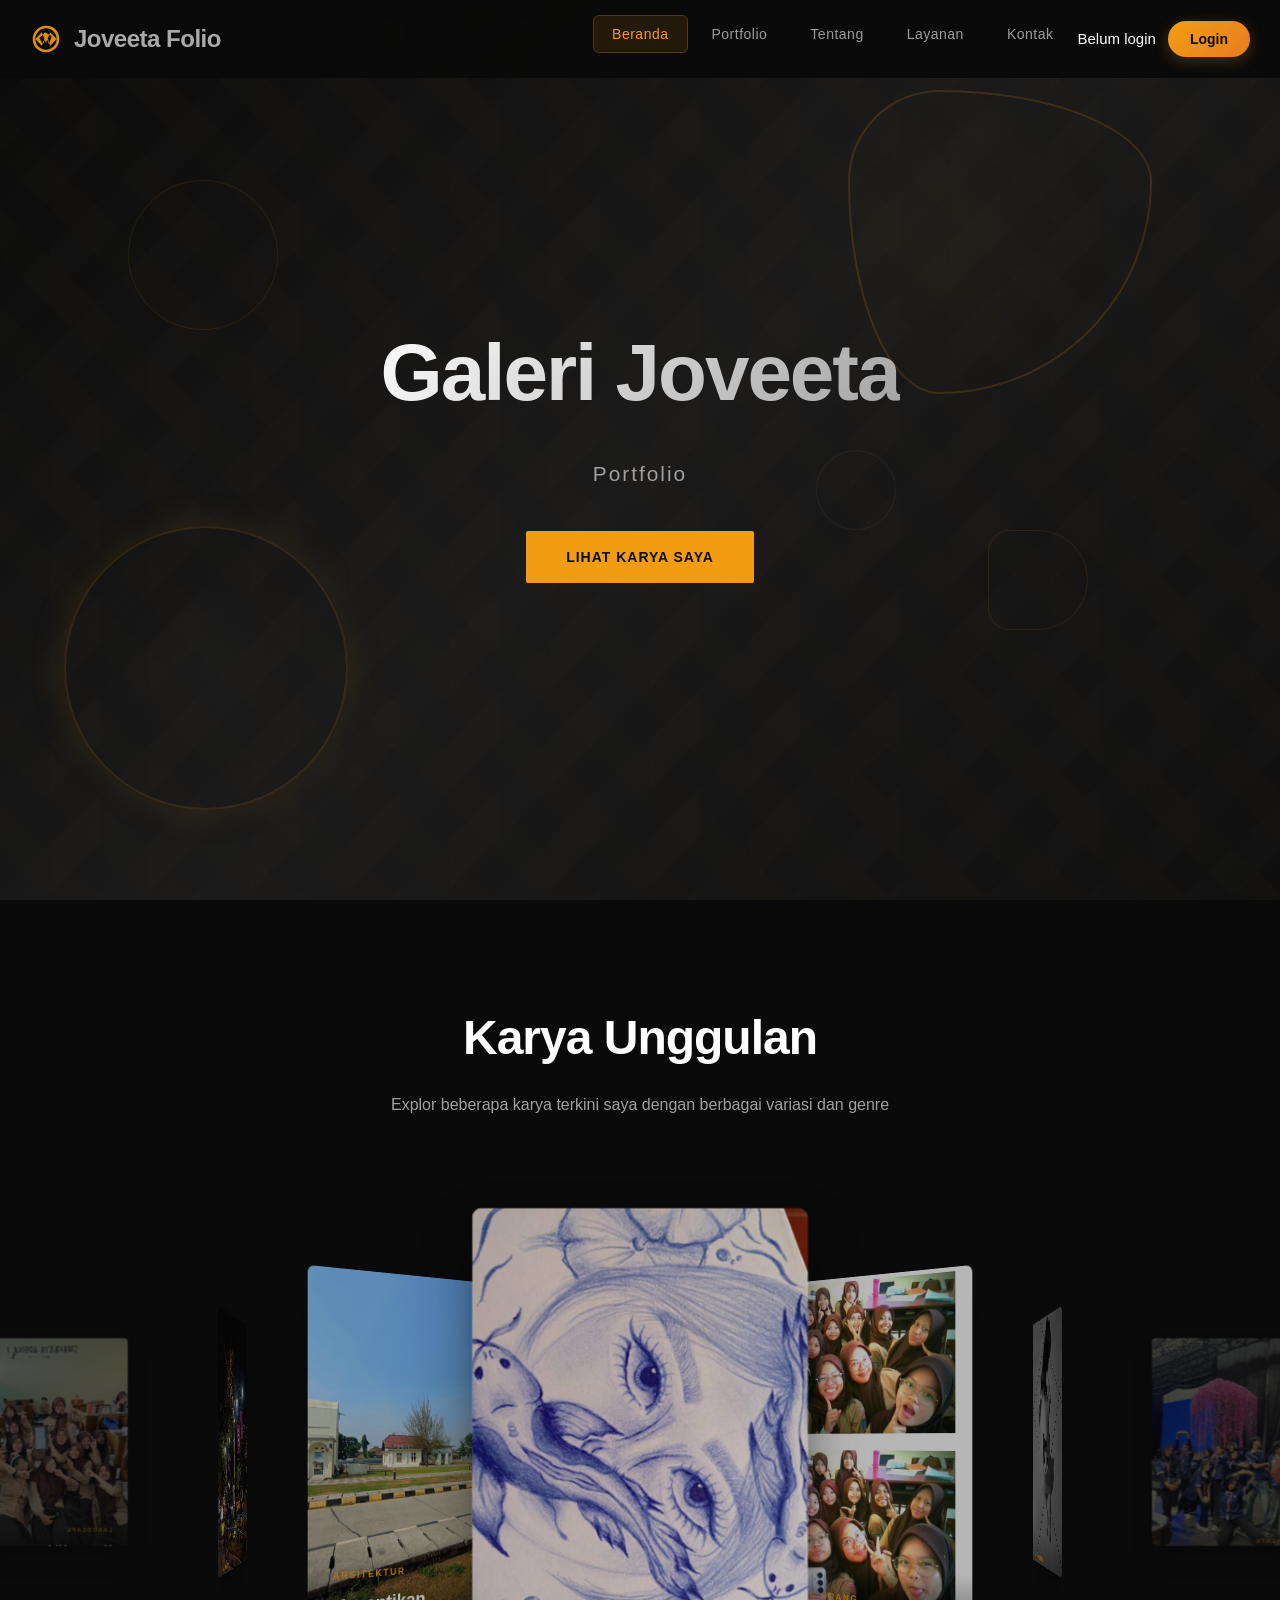
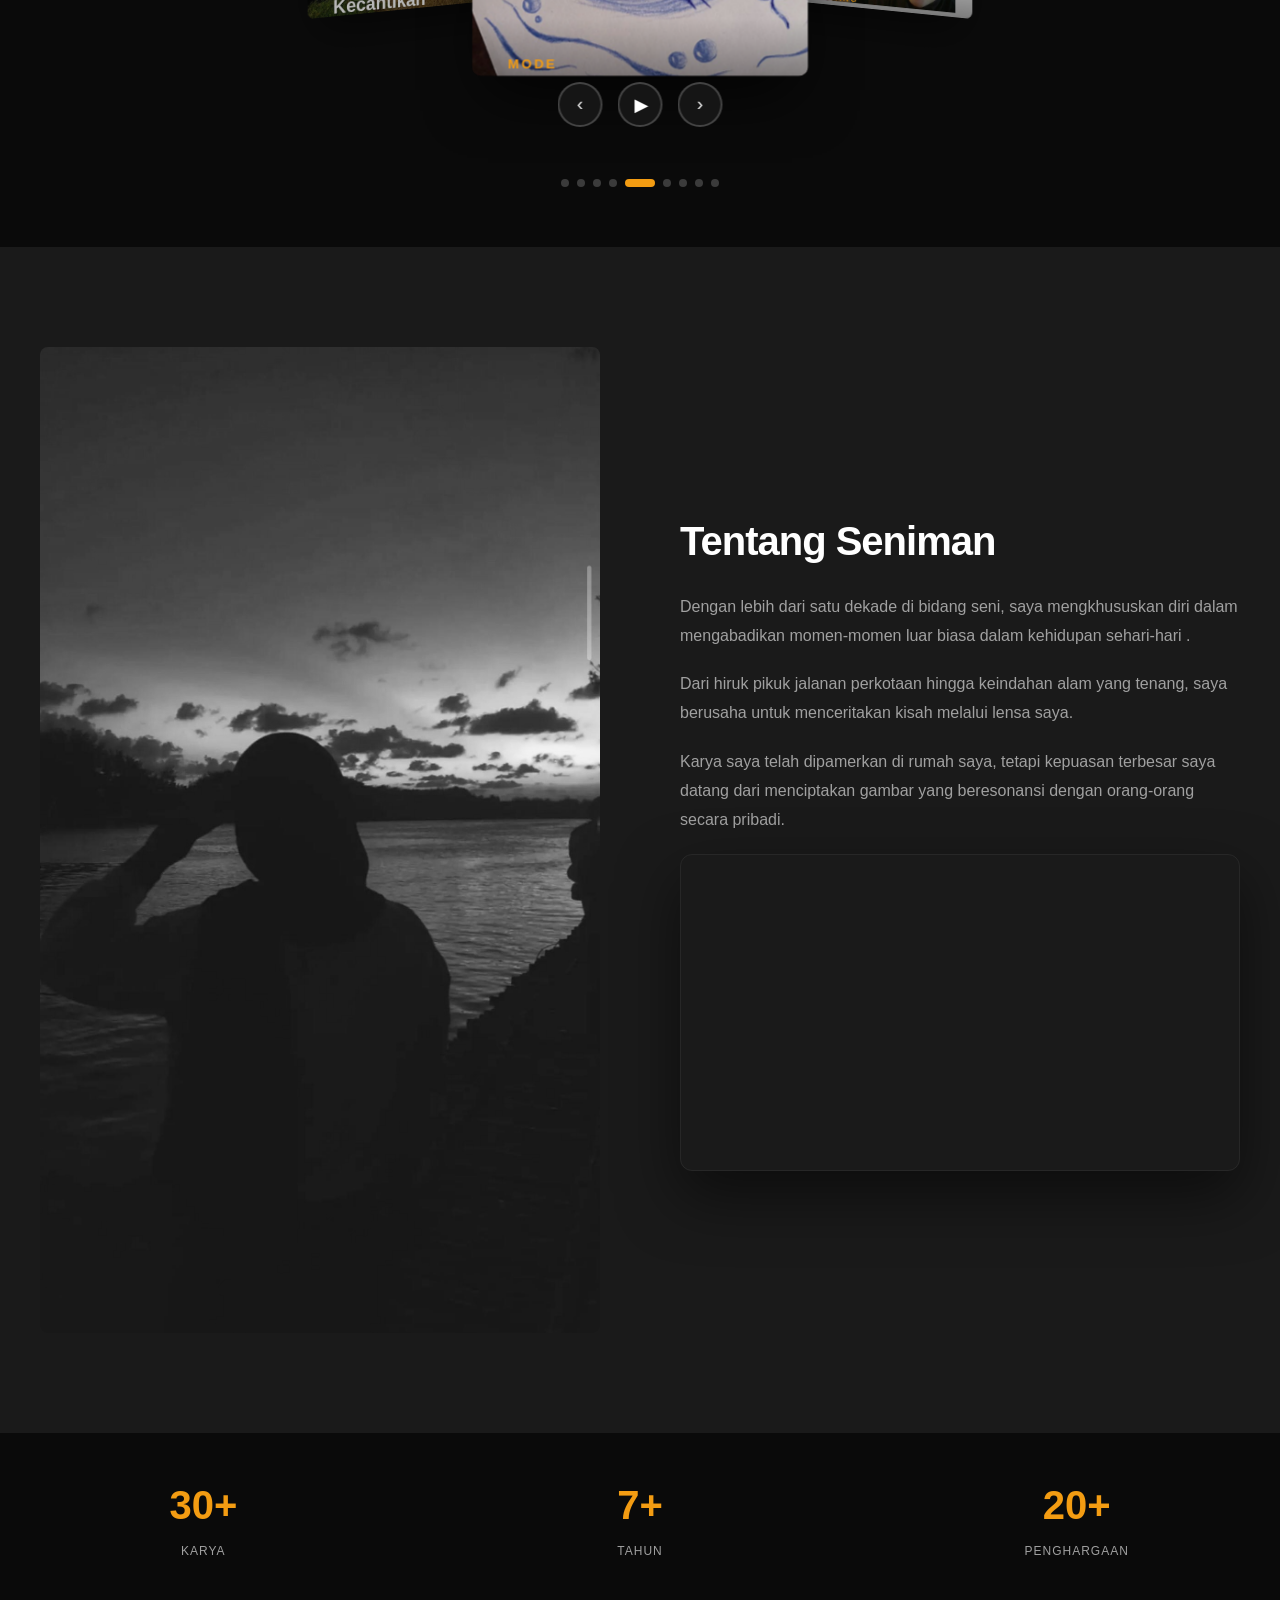
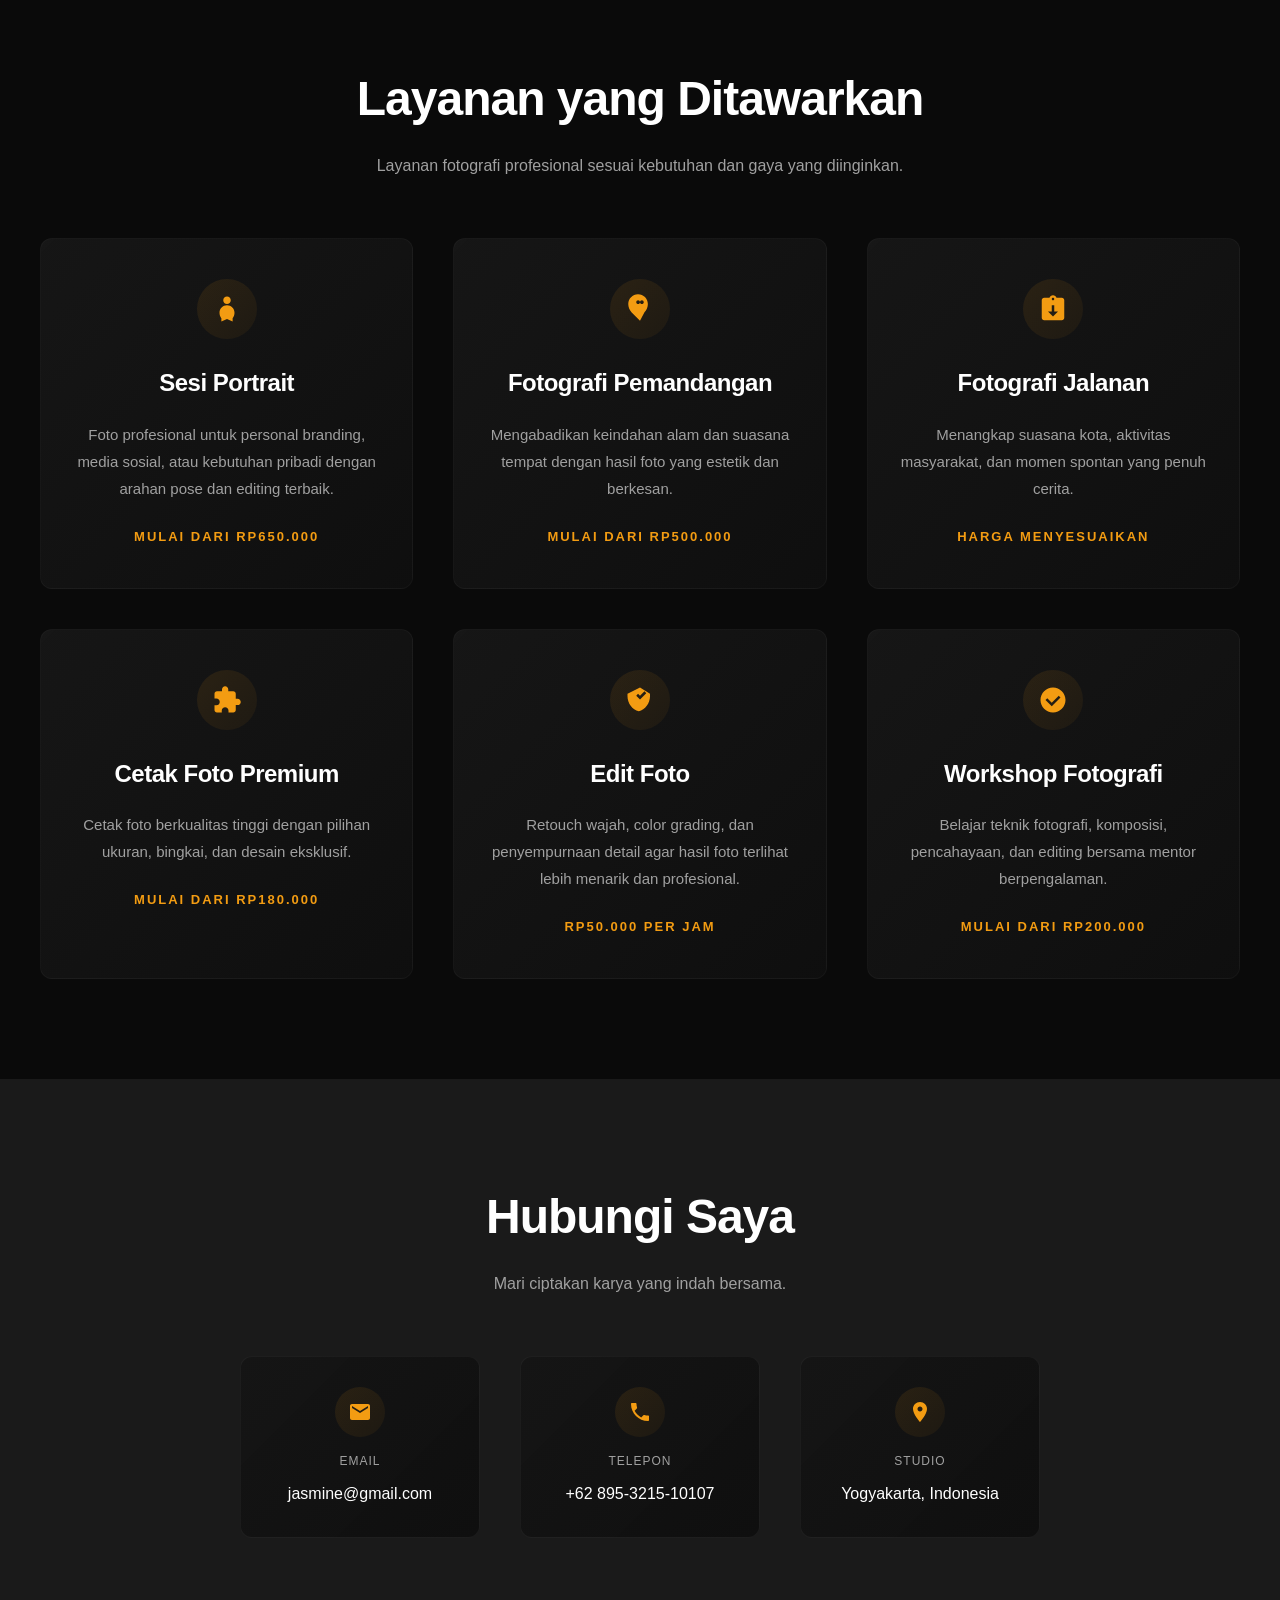
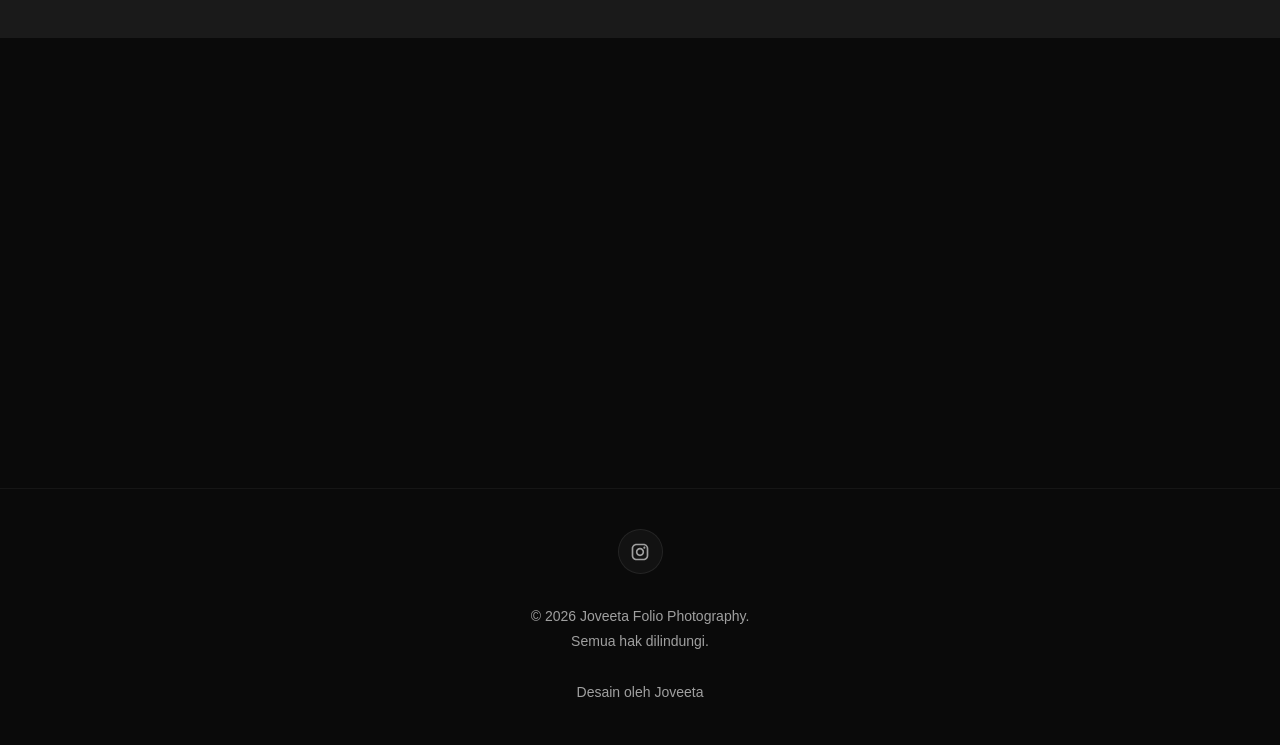
<file: index.html>
<!DOCTYPE html>
<html lang="en">
<head>
    <meta charset="UTF-8">
    <meta name="viewport" content="width=device-width, initial-scale=1.0">
    <title>Joveeta Photography Portfolio</title>
    <link rel="stylesheet" href="templatemo-amber-folio.css">
<!--

TemplateMo 615 Amber Folio

https://templatemo.com/tm-615-amber-folio

-->
</head>
<body>
    <!-- Loading Screen -->
    <div class="loading-screen" id="loadingScreen">
        <div class="loader"></div>
    </div>

    <!-- Header Navigation -->
    <header id="header">
        <nav>
            <a href="#home" class="logo">
                <svg viewBox="0 0 24 24" xmlns="http://www.w3.org/2000/svg">
                    <path d="M12 20C16.4 20 20 16.4 20 12C20 7.6 16.4 4 12 4C7.6 4 4 7.6 4 12C4 16.4 7.6 20 12 20M12 2C18.5 2 22 6.5 22 12C22 17.5 17.5 22 12 22C6.5 22 2 17.5 2 12C2 6.5 6.5 2 12 2M14.3 16.2L12 10L9.7 16.2L7 11.3L11.3 7L16.2 9.7L14.3 16.2M8.8 17L12 8L15.2 17L20 12L15.2 7L12 15L8.8 7L4 12L8.8 17Z"/>
                </svg>
                Joveeta Folio
            </a>
            <ul class="nav-menu" id="navMenu">
                <li><a href="#home">Beranda</a></li>
                <li><a href="#portfolio">Portfolio</a></li>
                <li><a href="#about">Tentang</a></li>
                <li><a href="#services">Layanan</a></li>
                <li><a href="#contact">Kontak</a></li>
                <div id="authArea">
    <p id="userInfo">Belum login</p>
    <button onclick="goLogin()" class="nav-cta">
        Login
    </button>
</div>
            </ul>
            <div class="menu-toggle" id="menuToggle">
                <span></span>
                <span></span>
                <span></span>
            </div>
        </nav>
    </header>

    <!-- Hero Section -->
    <section class="hero-section" id="home">
        <div class="hero-bg"></div>
        <div class="hero-shapes">
            <div class="floating-accent accent-1"></div>
            <div class="floating-accent accent-2"></div>
            <div class="floating-accent accent-3"></div>
        </div>
        <div class="hero-content reveal">
            <h1 class="hero-title">Galeri Joveeta</h1>
            <p class="hero-subtitle">Portfolio</p>
            <a href="#portfolio" class="cta-button">Lihat Karya Saya</a>
        </div>
    </section>

    <!-- Portfolio Section with Coverflow -->
    <section class="portfolio-section" id="portfolio">
        <div class="section-header reveal">
            <h2 class="section-title">Karya Unggulan</h2>
            <p class="section-subtitle">Explor beberapa karya terkini saya dengan berbagai variasi dan genre</p>
        </div>

        <div class="coverflow-wrapper">
            <div class="coverflow-container" id="coverflowContainer">
                <!-- Portrait Photography -->
                <div class="coverflow-item" data-index="0">
                    <img src="images/templatemo-amber-folio-01.jpg" alt="Portrait Photography" class="portfolio-image">
                    <div class="portfolio-overlay">
                        <div class="portfolio-category">Portrait</div>
                        <h3 class="portfolio-title">Cerita Perjalanan</h3>
                        <p class="portfolio-description">Mengabadikan Momen</p>
                    </div>
                </div>

                <!-- Landscape Photography -->
                <div class="coverflow-item" data-index="1">
                    <img src="images/templatemo-amber-folio-02.jpg" alt="Landscape Photography" class="portfolio-image">
                    <div class="portfolio-overlay">
                        <div class="portfolio-category">Landscape</div>
                        <h3 class="portfolio-title">Kanvas Hidup</h3>
                        <p class="portfolio-description">Pemandangan Menakjubkan dan Keindahan Alam</p>
                    </div>
                </div>

                <!-- Street Photography -->
                <div class="coverflow-item" data-index="2">
                    <img src="images/templatemo-amber-folio-03.jpg" alt="Street Photography" class="portfolio-image">
                    <div class="portfolio-overlay">
                        <div class="portfolio-category">Jalanan</div>
                        <h3 class="portfolio-title">Kehidupan Kota</h3>
                        <p class="portfolio-description">Momen Spontan</p>
                    </div>
                </div>

                <!-- Architecture Photography -->
                <div class="coverflow-item" data-index="3">
                    <img src="images/templatemo-amber-folio-04.jpg" alt="Architecture Photography" class="portfolio-image">
                    <div class="portfolio-overlay">
                        <div class="portfolio-category">Arsitektur</div>
                        <h3 class="portfolio-title">Kecantikan Struktural</h3>
                        <p class="portfolio-description">Bangunan Modern dan Timeless</p>
                    </div>
                </div>

                <!-- Fashion Photography -->
                <div class="coverflow-item" data-index="4">
                    <img src="images/templatemo-amber-folio-05.jpg" alt="Fashion Photography" class="portfolio-image">
                    <div class="portfolio-overlay">
                        <div class="portfolio-category">Mode</div>
                        <h3 class="portfolio-title">Gaya & Keanggunan</h3>
                        <p class="portfolio-description">Pemotretan Kelas Atas</p>
                    </div>
                </div>

                <!-- Wildlife Photography -->
                <div class="coverflow-item" data-index="5">
                    <img src="images/templatemo-amber-folio-06.jpg" alt="Wildlife Photography" class="portfolio-image">
                    <div class="portfolio-overlay">
                        <div class="portfolio-category">Orang-orang</div>
                        <h3 class="portfolio-title">Cerita Hidup</h3>
                        <p class="portfolio-description">Berbagai suka dan duka kehidupan.</p>
                    </div>
                </div>

                <!-- Black & White Photography -->
                <div class="coverflow-item" data-index="6">
                    <img src="images/templatemo-amber-folio-07.jpg" alt="Black and White Photography" class="portfolio-image">
                    <div class="portfolio-overlay">
                        <div class="portfolio-category">Monokrom</div>
                        <h3 class="portfolio-title">Klasik Timeless</h3>
                        <p class="portfolio-description">Seni dari hitam dan putih.</p>
                    </div>
                </div>

                <!-- Event Photography -->
                <div class="coverflow-item" data-index="7">
                    <img src="images/templatemo-amber-folio-08.jpg" alt="Event Photography" class="portfolio-image">
                    <div class="portfolio-overlay">
                        <div class="portfolio-category">Events</div>
                        <h3 class="portfolio-title">Momen Spesial</h3>
                        <p class="portfolio-description">Delayota Events</p>
                    </div>
                </div>

                <!-- Abstract Photography -->
                <div class="coverflow-item" data-index="8">
                    <img src="images/templatemo-amber-folio-09.jpg" alt="Abstract Photography" class="portfolio-image">
                    <div class="portfolio-overlay">
                        <div class="portfolio-category">Abstrak</div>
                        <h3 class="portfolio-title">Penglihatan Kreatif</h3>
                        <p class="portfolio-description">Seni abstraksi tanpa aturan.</p>
                    </div>
                </div>
            </div>

            <!-- Navigation Controls -->
            <div class="coverflow-controls">
                <button class="control-btn" id="prevBtn">‹</button>
                <button class="control-btn" id="playPauseBtn">▶</button>
                <button class="control-btn" id="nextBtn">›</button>
            </div>

            <!-- Indicators -->
            <div class="indicators" id="indicators">
                <div class="indicator active" data-index="0"></div>
                <div class="indicator" data-index="1"></div>
                <div class="indicator" data-index="2"></div>
                <div class="indicator" data-index="3"></div>
                <div class="indicator" data-index="4"></div>
                <div class="indicator" data-index="5"></div>
                <div class="indicator" data-index="6"></div>
                <div class="indicator" data-index="7"></div>
                <div class="indicator" data-index="8"></div>
            </div>
        </div>
    </section>

    <!-- About Section -->
    <section class="about-section" id="about">
        <div class="about-container reveal">
            <div class="about-image">
                <img src="images/templatemo-about-artist.jpg" alt="Photographer">
            </div>
            <div class="about-content">
                <h2>Tentang Seniman</h2>
                <p>Dengan lebih dari satu dekade di bidang seni, saya mengkhususkan diri dalam mengabadikan momen-momen luar biasa dalam kehidupan sehari-hari .</p>
                <p>Dari hiruk pikuk jalanan perkotaan hingga keindahan alam yang tenang, saya berusaha untuk menceritakan kisah melalui lensa saya.</p>
                <p>Karya saya telah dipamerkan di rumah saya, tetapi kepuasan terbesar saya datang dari menciptakan gambar yang beresonansi dengan orang-orang secara pribadi.</p>
                
                           <div class="reveal" style="position:relative; width:100%; max-width:900px; margin:0 auto; padding-bottom:56.25%; height:0; overflow:hidden; border:1px solid rgba(255,255,255,0.06); border-radius:12px; box-shadow:0 25px 60px rgba(0,0,0,0.5);">
                <iframe
                    src="https://www.youtube.com/embed/k7kbHLevh4k"
                    title="Bibi // SUNFLOWER FIELDS // Cinematic Portrait Video"
                    frameborder="0"
                    allow="accelerometer; autoplay; clipboard-write; encrypted-media; gyroscope; picture-in-picture; web-share"
                    referrerpolicy="strict-origin-when-cross-origin"
                    allowfullscreen
                    style="position:absolute; top:0; left:0; width:100%; height:100%; border:0; border-radius:12px;">
                </iframe>
            </div>
        </div>
    </section>

                <div class="stats">
                    <div class="stat-item">
                        <div class="stat-number">30+</div>
                        <div class="stat-label">Karya</div>
                    </div>
                    <div class="stat-item">
                        <div class="stat-number">7+</div>
                        <div class="stat-label">Tahun</div>
                    </div>
                    <div class="stat-item">
                        <div class="stat-number">20+</div>
                        <div class="stat-label">Penghargaan</div>
                    </div>
                </div>
            </div>
        </div>
    </section>

<!-- Services Section -->
<section class="services-section" id="services">
    <div class="services-container">
        <div class="section-header reveal">
            <h2 class="section-title">Layanan yang Ditawarkan</h2>
            <p class="section-subtitle">
                Layanan fotografi profesional sesuai kebutuhan dan gaya yang diinginkan.
            </p>
        </div>

        <div class="services-grid reveal">

            <!-- Portrait -->
            <div class="service-card">
                <div class="service-icon">
                    <svg viewBox="0 0 24 24" xmlns="http://www.w3.org/2000/svg">
                        <path d="M12 2C10.34 2 9 3.34 9 5C9 6.66 10.34 8 12 8C13.66 8 15 6.66 15 5C15 3.34 13.66 2 12 2ZM12 9C8.69 9 6 11.69 6 15C6 16.66 6.56 18.17 7.5 19.32V22L12 20L16.5 22V19.32C17.44 18.17 18 16.66 18 15C18 11.69 15.31 9 12 9Z"/>
                    </svg>
                </div>

                <h3 class="service-title">Sesi Portrait</h3>

                <p class="service-description">
                    Foto profesional untuk personal branding, media sosial,
                    atau kebutuhan pribadi dengan arahan pose dan editing terbaik.
                </p>

                <div class="service-price">
                    Mulai dari Rp650.000
                </div>
            </div>

            <!-- Landscape -->
            <div class="service-card">
                <div class="service-icon">
                    <svg viewBox="0 0 24 24" xmlns="http://www.w3.org/2000/svg">
                        <path d="M12 6.5C12 5.67 11.33 5 10.5 5S9 5.67 9 6.5 9.67 8 10.5 8 12 7.33 12 6.5M13.5 5C12.67 5 12 5.67 12 6.5S12.67 8 13.5 8 15 7.33 15 6.5 14.33 5 13.5 5M12 21.35L5.35 14.7C3.58 12.93 2.61 10.54 2.61 8.04C2.61 3.74 6.05 0.25 10.36 0.21C14.72 0.17 18.29 3.69 18.29 8C18.29 10.53 17.34 12.88 15.58 14.65L12 21.35Z"/>
                    </svg>
                </div>

                <h3 class="service-title">Fotografi Pemandangan</h3>

                <p class="service-description">
                    Mengabadikan keindahan alam dan suasana tempat
                    dengan hasil foto yang estetik dan berkesan.
                </p>

                <div class="service-price">
                    Mulai dari Rp500.000
                </div>
            </div>

            <!-- Street -->
            <div class="service-card">
                <div class="service-icon">
                    <svg viewBox="0 0 24 24" xmlns="http://www.w3.org/2000/svg">
                        <path d="M19 3H14.82C14.4 1.84 13.3 1 12 1S9.6 1.84 9.18 3H5C3.9 3 3 3.9 3 5V19C3 20.1 3.9 21 5 21H19C20.1 21 21 20.1 21 19V5C21 3.9 20.1 3 19 3ZM12 3C12.55 3 13 3.45 13 4S12.55 5 12 5 11 4.55 11 4 11.45 3 12 3ZM12 18L8 14H11V9H13V14H16L12 18Z"/>
                    </svg>
                </div>

                <h3 class="service-title">Fotografi Jalanan</h3>

                <p class="service-description">
                    Menangkap suasana kota, aktivitas masyarakat,
                    dan momen spontan yang penuh cerita.
                </p>

                <div class="service-price">
                    Harga menyesuaikan
                </div>
            </div>

            <!-- Fine Art -->
            <div class="service-card">
                <div class="service-icon">
                    <svg viewBox="0 0 24 24" xmlns="http://www.w3.org/2000/svg">
                        <path d="M20.5 11H19V7C19 5.9 18.1 5 17 5H13V3.5C13 2.12 11.88 1 10.5 1S8 2.12 8 3.5V5H4C2.9 5 2 5.9 2 7V10.8H3.5C4.99 10.8 6.2 12.01 6.2 13.5S4.99 16.2 3.5 16.2H2V20C2 21.1 2.9 22 4 22H7.8V20.5C7.8 19.01 9.01 17.8 10.5 17.8S13.2 19.01 13.2 20.5V22H17C18.1 22 19 21.1 19 20V16H20.5C21.88 16 23 14.88 23 13.5S21.88 11 20.5 11Z"/>
                    </svg>
                </div>

                <h3 class="service-title">Cetak Foto Premium</h3>

                <p class="service-description">
                    Cetak foto berkualitas tinggi dengan pilihan ukuran,
                    bingkai, dan desain eksklusif.
                </p>

                <div class="service-price">
                    Mulai dari Rp180.000
                </div>
            </div>

            <!-- Editing -->
            <div class="service-card">
                <div class="service-icon">
                    <svg viewBox="0 0 24 24" xmlns="http://www.w3.org/2000/svg">
                        <path d="M12 2L2 7V9C2 14.55 5.84 19.74 11 21C16.16 19.74 20 14.55 20 9V7L12 2ZM12 11.5L9 8.5L10.41 7.09L12 8.67L15.59 5.09L17 6.5L12 11.5Z"/>
                    </svg>
                </div>

                <h3 class="service-title">Edit Foto</h3>

                <p class="service-description">
                    Retouch wajah, color grading, dan penyempurnaan detail
                    agar hasil foto terlihat lebih menarik dan profesional.
                </p>

                <div class="service-price">
                    Rp50.000 per jam
                </div>
            </div>

            <!-- Workshop -->
            <div class="service-card">
                <div class="service-icon">
                    <svg viewBox="0 0 24 24" xmlns="http://www.w3.org/2000/svg">
                        <path d="M12 2C6.48 2 2 6.48 2 12S6.48 22 12 22 22 17.52 22 12 17.52 2 12 2ZM11 17L6 12L7.41 10.59L11 14.17L16.59 8.59L18 10L11 17Z"/>
                    </svg>
                </div>

                <h3 class="service-title">Workshop Fotografi</h3>

                <p class="service-description">
                    Belajar teknik fotografi, komposisi, pencahayaan,
                    dan editing bersama mentor berpengalaman.
                </p>

                <div class="service-price">
                    Mulai dari Rp200.000
                </div>
            </div>

        </div>
    </div>
</section>


<!-- Contact Section -->
<section class="contact-section" id="contact">
    <div class="contact-container">

        <div class="section-header reveal">
            <h2 class="section-title">Hubungi Saya</h2>

            <p class="section-subtitle">
                Mari ciptakan karya yang indah bersama.
            </p>
        </div>

        <div class="contact-info reveal">

            <!-- Email -->
            <a href="mailto:hello@capture.com" class="contact-item">
                <div class="contact-icon">
                    <svg viewBox="0 0 24 24" xmlns="http://www.w3.org/2000/svg">
                        <path d="M20 4H4C2.9 4 2 4.9 2 6V18C2 19.1 2.9 20 4 20H20C21.1 20 22 19.1 22 18V6C22 4.9 21.1 4 20 4ZM20 8L12 13L4 8V6L12 11L20 6V8Z"/>
                    </svg>
                </div>

                <div class="contact-label">Email</div>
                <div class="contact-value">jasmine@gmail.com</div>
            </a>

            <!-- Phone -->
            <a href="https://wa.me/62895321510107" class="contact-item">
                <div class="contact-icon">
                    <svg viewBox="0 0 24 24" xmlns="http://www.w3.org/2000/svg">
                        <path d="M6.62 10.79C8.06 13.62 10.38 15.94 13.21 17.38L15.41 15.18C15.69 14.9 16.08 14.82 16.43 14.93C17.55 15.3 18.75 15.5 20 15.5C20.55 15.5 21 15.95 21 16.5V20C21 20.55 20.55 21 20 21C10.61 21 3 13.39 3 4C3 3.45 3.45 3 4 3H7.5C8.05 3 8.5 3.45 8.5 4C8.5 5.25 8.7 6.45 9.07 7.57C9.18 7.92 9.1 8.31 8.82 8.59L6.62 10.79Z"/>
                    </svg>
                </div>

                <div class="contact-label">Telepon</div>
                <div class="contact-value">+62 895-3215-10107</div>
            </a>

            <!-- Studio -->
            <a href="https://maps.google.com/?q=Yogyakarta+Indonesia"
               target="_blank"
               rel="noopener"
               class="contact-item">

                <div class="contact-icon">
                    <svg viewBox="0 0 24 24" xmlns="http://www.w3.org/2000/svg">
                        <path d="M12 2C8.13 2 5 5.13 5 9C5 14.25 12 22 12 22S19 14.25 19 9C19 5.13 15.87 2 12 2ZM12 11.5C10.62 11.5 9.5 10.38 9.5 9S10.62 6.5 12 6.5S14.5 7.62 14.5 9S13.38 11.5 12 11.5Z"/>
                    </svg>
                </div>

                <div class="contact-label">Studio</div>
                <div class="contact-value">Yogyakarta, Indonesia</div>
            </a>

        </div>
    </div>
</section>

<!-- Google Maps -->
<iframe
    src="https://www.google.com/maps/embed?pb=!1m18!1m12!1m3!1d4863.919530780536!2d110.39281007588657!3d-7.800444677432675!2m3!1f0!2f0!3f0!3m2!1i1024!2i768!4f13.1!3m3!1m2!1s0x2e7a57669d43fe55%3A0x75fae1bb400d4da5!2sSMA%20Negeri%208%20Yogyakarta!5e1!3m2!1sen!2sid!4v1779330794495!5m2!1sen!2sid"
    width="100%"
    height="450"
    style="border:0; display:block;"
    allowfullscreen=""
    loading="lazy"
    referrerpolicy="no-referrer-when-downgrade">
</iframe>

<!-- Footer -->
<footer>
    <div class="footer-content">

        <div class="social-links">

            <!-- Instagram -->
            <a href="https://instagram.com/jjstminee"
               target="_blank"
               rel="noopener"
               class="social-link"
               aria-label="Instagram">

                <svg viewBox="0 0 24 24" xmlns="http://www.w3.org/2000/svg">
                    <path d="M7.8 2H16.2C19.4 2 22 4.6 22 7.8V16.2C22 19.4 19.4 22 16.2 22H7.8C4.6 22 2 19.4 2 16.2V7.8C2 4.6 4.6 2 7.8 2M7.6 4C5.61 4 4 5.61 4 7.6V16.4C4 18.39 5.61 20 7.6 20H16.4C18.39 20 20 18.39 20 16.4V7.6C20 5.61 18.39 4 16.4 4H7.6M17.25 5.5C17.94 5.5 18.5 6.06 18.5 6.75S17.94 8 17.25 8S16 7.44 16 6.75S16.56 5.5 17.25 5.5M12 7C14.76 7 17 9.24 17 12S14.76 17 12 17S7 14.76 7 12S9.24 7 12 7M12 9C10.34 9 9 10.34 9 12S10.34 15 12 15S15 13.66 15 12S13.66 9 12 9Z"/>
                </svg>
            </a>

        </div>

        <p class="footer-text">
            © 2026 Joveeta Folio Photography.<br>
            Semua hak dilindungi.
            <br><br>
            Desain oleh Joveeta
        </p>

    </div>
</footer>

<script src="templatemo-amber-script.js"></script>
<script src="login/js/welcome.js"></script>

</body>
</html>
</file>
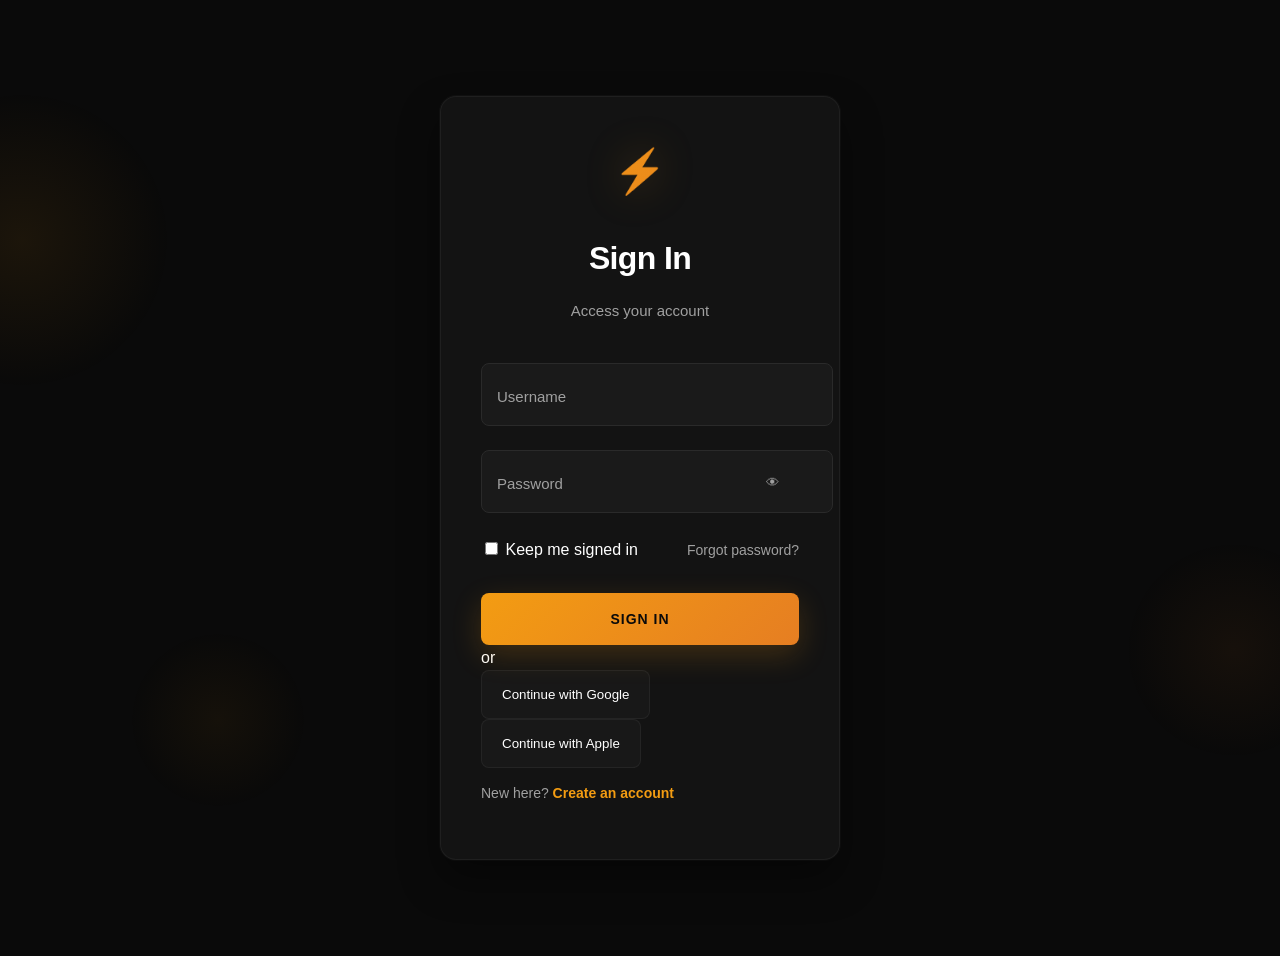
<file: login/index.html>
<!DOCTYPE html>
<html lang="en">
<head>
    <meta charset="UTF-8" />
    <meta name="viewport" content="width=device-width, initial-scale=1.0" />

    <title>Shifa Cantik</title>

    <link rel="stylesheet" href="style.css" />

    <style>
        .alert-box{
            display:none;
            margin-bottom:15px;
            padding:12px;
            border-radius:10px;
            background:#ff4d4d;
            color:white;
            text-align:center;
            font-size:14px;
        }
    </style>
</head>

<body>

<div class="login-container">

    <div class="login-card">

        <div class="login-header">
            <div class="logo-icon">⚡</div>
            <h2>Sign In</h2>
            <p>Access your account</p>
        </div>

        <form class="login-form" id="loginForm">

            <!-- ALERT -->
            <div id="alertBox" class="alert-box"></div>

            <!-- USERNAME -->
            <div class="form-group">
                <div class="input-wrapper">

                    <input
                        type="text"
                        id="username"
                        name="username"
                        required
                    />

                    <label for="username">Username</label>

                    <span class="input-line"></span>

                </div>
            </div>

            <!-- PASSWORD -->
            <div class="form-group">
                <div class="input-wrapper password-wrapper">

                    <input
                        type="password"
                        id="password"
                        name="password"
                        required
                    />

                    <label for="password">Password</label>

                    <button
                        type="button"
                        class="password-toggle"
                        id="passwordToggle"
                    >
                        👁
                    </button>

                    <span class="input-line"></span>

                </div>
            </div>

            <!-- OPTIONS -->
            <div class="form-options">

                <div class="remember-wrapper">
                    <input type="checkbox" id="remember">

                    <label for="remember" class="checkbox-label">
                        Keep me signed in
                    </label>
                </div>

                <a href="#" class="forgot-password">
                    Forgot password?
                </a>

            </div>

            <!-- BUTTON -->
            <button type="submit" class="login-btn btn">
                <span class="btn-text">Sign In</span>
            </button>

        </form>

        <!-- DIVIDER -->
        <div class="divider">
            <span>or</span>
        </div>

        <!-- SOCIAL -->
        <div class="social-login">

            <button type="button" class="social-btn google-btn">
                Continue with Google
            </button>

            <button type="button" class="social-btn apple-btn">
                Continue with Apple
            </button>

        </div>

        <!-- SIGNUP -->
        <div class="signup-link">
            <p>
                New here?
                <a href="../login/register.html">
                    Create an account
                </a>
            </p>
        </div>

    </div>

    <!-- BACKGROUND -->
    <div class="background-effects">
        <div class="glow-orb glow-orb-1"></div>
        <div class="glow-orb glow-orb-2"></div>
        <div class="glow-orb glow-orb-3"></div>
    </div>

</div>

<script src="js/login.js"></script>

</body>
</html>
</file>
<file: templatemo-amber-folio.css>
@charset "utf-8";
/* 

CSS Document 

TemplateMo 615 Amber Folio

https://templatemo.com/tm-615-amber-folio

*/

* {
	margin: 0;
	padding: 0;
	box-sizing: border-box;
}

:root {
	--primary-dark: #0a0a0a;
	--secondary-dark: #1a1a1a;
	--accent-color: #f39c12;
	--text-light: #ffffff;
	--text-gray: #a0a0a0;
	--card-dark: #151515;
}

html {
	scroll-behavior: smooth;
}

body {
	font-family: 'Inter', -apple-system, BlinkMacSystemFont, 'Segoe UI', sans-serif;
	background: var(--primary-dark);
	color: var(--text-light);
	overflow-x: hidden;
	line-height: 1.6;
}

/* Custom Scrollbar */
::-webkit-scrollbar {
	width: 8px;
}

::-webkit-scrollbar-track {
	background: var(--secondary-dark);
}

::-webkit-scrollbar-thumb {
	background: var(--accent-color);
	border-radius: 4px;
}

/* Header Navigation */
header {
	position: fixed;
	top: 0;
	left: 0;
	right: 0;
	background: rgba(10, 10, 10, 0.95);
	backdrop-filter: blur(10px);
	z-index: 1000;
	padding: 20px 0;
	transition: all 0.3s ease;
}

header.scrolled {
	padding: 15px 0;
	background: rgba(10, 10, 10, 0.98);
}

nav {
	max-width: 1400px;
	margin: 0 auto;
	padding: 0 30px;
	display: flex;
	justify-content: space-between;
	align-items: center;
}

.logo {
	font-size: 24px;
	font-weight: 700;
	letter-spacing: -0.5px;
	color: rgba(255, 255, 255, 0.65);
	text-decoration: none;
	display: flex;
	align-items: center;
	gap: 12px;
	transition: all 0.3s ease;
}

.logo:hover {
	color: rgba(255, 255, 255, 0.85);
}

.logo svg {
	width: 32px;
	height: 32px;
	fill: var(--accent-color);
	opacity: 0.9;
	transition: all 0.3s ease;
}

.logo:hover svg {
	opacity: 1;
	transform: rotate(-5deg) scale(1.05);
}

.nav-menu {
	display: flex;
	list-style: none;
	gap: 5px;
}

.nav-menu a {
	color: rgba(255, 255, 255, 0.6);
	text-decoration: none;
	font-size: 14px;
	font-weight: 500;
	letter-spacing: 0.5px;
	padding: 10px 18px;
	position: relative;
	transition: all 0.3s ease;
	border-radius: 6px;
	background: transparent;
	border: 1px solid transparent;
}

.nav-menu a::before {
	content: '';
	position: absolute;
	top: 50%;
	left: 50%;
	width: 0;
	height: 0;
	background: radial-gradient(circle, rgba(243, 156, 18, 0.15) 0%, transparent 70%);
	border-radius: 50%;
	transform: translate(-50%, -50%);
	transition: all 0.4s ease;
	z-index: -1;
}

.nav-menu a:hover {
	color: rgba(255, 255, 255, 0.9);
	background: linear-gradient(135deg,
			rgba(243, 156, 18, 0.08) 0%,
			rgba(243, 156, 18, 0.03) 100%);
	border-color: rgba(243, 156, 18, 0.2);
	transform: translateY(-1px);
}

.nav-menu a:hover::before {
	width: 100%;
	height: 100%;
	border-radius: 6px;
}

.nav-menu a.active {
	color: var(--accent-color);
	background: rgba(243, 156, 18, 0.1);
	border-color: rgba(243, 156, 18, 0.25);
}

/* Mobile Menu Toggle */
.menu-toggle {
	display: none;
	flex-direction: column;
	cursor: pointer;
	gap: 4px;
}

.menu-toggle span {
	width: 25px;
	height: 2px;
	background: var(--text-light);
	transition: all 0.3s ease;
}

/* Hero Section */
.hero-section {
	height: 100vh;
	display: flex;
	align-items: center;
	justify-content: center;
	position: relative;
	background: linear-gradient(135deg, #0a0a0a 0%, #1a1a1a 50%, #0f0f0f 100%);
	margin-top: 0;
	overflow: hidden;
}

.hero-bg {
	position: absolute;
	top: 0;
	left: 0;
	right: 0;
	bottom: 0;
	opacity: 0.2;
	background-image:
		repeating-linear-gradient(45deg, transparent, transparent 35px, rgba(243, 156, 18, 0.04) 35px, rgba(243, 156, 18, 0.04) 70px),
		repeating-linear-gradient(-45deg, transparent, transparent 35px, rgba(255, 255, 255, .04) 35px, rgba(255, 255, 255, .04) 70px),
		repeating-linear-gradient(90deg, transparent, transparent 50px, rgba(243, 156, 18, 0.03) 50px, rgba(243, 156, 18, 0.03) 100px);
}

/* Animated geometric shapes for hero background */
.hero-section::before {
	content: '';
	position: absolute;
	top: 10%;
	right: 10%;
	width: 300px;
	height: 300px;
	border: 2px solid rgba(243, 156, 18, 0.15);
	border-radius: 30% 70% 70% 30% / 30% 30% 70% 70%;
	animation: morphShape 20s ease-in-out infinite;
	background: radial-gradient(circle at 30% 50%, rgba(243, 156, 18, 0.03), transparent 70%);
}

.hero-section::after {
	content: '';
	position: absolute;
	bottom: 10%;
	left: 5%;
	width: 280px;
	height: 280px;
	border: 2px solid rgba(243, 156, 18, 0.12);
	border-radius: 50%;
	animation: rotateShape 25s linear infinite;
	background: radial-gradient(circle at 50% 50%, rgba(255, 255, 255, 0.02), transparent 60%);
	box-shadow: 0 0 40px rgba(243, 156, 18, 0.1);
}

/* Additional floating accent shapes */
.hero-shapes {
	position: absolute;
	top: 0;
	left: 0;
	width: 100%;
	height: 100%;
	pointer-events: none;
}

.floating-accent {
	position: absolute;
	border: 1px solid rgba(243, 156, 18, 0.1);
	animation: float 15s ease-in-out infinite;
}

.accent-1 {
	top: 20%;
	left: 10%;
	width: 150px;
	height: 150px;
	border-radius: 50%;
	animation-delay: 0s;
}

.accent-2 {
	bottom: 30%;
	right: 15%;
	width: 100px;
	height: 100px;
	border-radius: 30% 70% 70% 30%;
	animation-delay: -5s;
}

.accent-3 {
	top: 50%;
	right: 30%;
	width: 80px;
	height: 80px;
	border-radius: 50%;
	animation-delay: -10s;
	border-color: rgba(255, 255, 255, 0.05);
}

@keyframes morphShape {

	0%,
	100% {
		border-radius: 30% 70% 70% 30% / 30% 30% 70% 70%;
		transform: rotate(0deg) scale(1);
	}

	33% {
		border-radius: 70% 30% 30% 70% / 70% 70% 30% 30%;
		transform: rotate(120deg) scale(1.1);
	}

	66% {
		border-radius: 30% 70% 40% 60% / 60% 30% 70% 40%;
		transform: rotate(240deg) scale(0.95);
	}
}

@keyframes rotateShape {
	0% {
		transform: rotate(0deg) scale(1);
	}

	50% {
		transform: rotate(180deg) scale(1.05);
	}

	100% {
		transform: rotate(360deg) scale(1);
	}
}

@keyframes float {

	0%,
	100% {
		transform: translateY(0) translateX(0) rotate(0deg);
	}

	25% {
		transform: translateY(-20px) translateX(10px) rotate(90deg);
	}

	50% {
		transform: translateY(10px) translateX(-10px) rotate(180deg);
	}

	75% {
		transform: translateY(-10px) translateX(5px) rotate(270deg);
	}
}

.hero-content {
	text-align: center;
	z-index: 1;
	padding: 0 20px;
}

.hero-title {
	font-size: clamp(2.5rem, 8vw, 5rem);
	font-weight: 900;
	letter-spacing: -2px;
	margin-bottom: 20px;
	background: linear-gradient(135deg, #ffffff 0%, #a0a0a0 100%);
	-webkit-background-clip: text;
	-webkit-text-fill-color: transparent;
	background-clip: text;
}

.hero-subtitle {
	font-size: clamp(1rem, 2vw, 1.3rem);
	color: var(--text-gray);
	margin-bottom: 40px;
	font-weight: 300;
	letter-spacing: 2px;
}

.cta-button {
	display: inline-block;
	padding: 15px 40px;
	background: var(--accent-color);
	color: var(--primary-dark);
	text-decoration: none;
	font-weight: 600;
	font-size: 14px;
	letter-spacing: 1px;
	text-transform: uppercase;
	border-radius: 2px;
	transition: all 0.3s ease;
	position: relative;
	overflow: hidden;
}

.cta-button:hover {
	transform: translateY(-2px);
	box-shadow: 0 10px 30px rgba(243, 156, 18, 0.3);
}

/* Portfolio Section with Coverflow */
.portfolio-section {
	padding: 100px 0;
	position: relative;
	background: var(--primary-dark);
	min-height: 100vh;
	display: flex;
	flex-direction: column;
	align-items: center;
	justify-content: center;
}

.section-header {
	text-align: center;
	margin-bottom: 60px;
	padding: 0 20px;
}

.section-title {
	font-size: clamp(2rem, 5vw, 3rem);
	font-weight: 800;
	letter-spacing: -1px;
	margin-bottom: 15px;
}

.section-subtitle {
	color: var(--text-gray);
	font-size: 16px;
	max-width: 600px;
	margin: 0 auto;
}

/* Coverflow Container */
.coverflow-wrapper {
	width: 100%;
	position: relative;
	padding: 40px 0 80px;
}

.coverflow-container {
	width: 900px;
	max-width: 90vw;
	/* Dynamic height based on viewport: min 350px, preferred 45vh, max 500px */
	height: clamp(350px, 45vh, 500px);
	position: relative;
	transform-style: preserve-3d;
	margin: 0 auto;
	perspective: 1200px;
}

.coverflow-item {
	position: absolute;
	/* Dynamic width based on viewport: min 210px, preferred 27vh, max 300px */
	width: clamp(210px, 27vh, 300px);
	/* Dynamic height based on viewport: min 290px, preferred 38vh, max 420px */
	height: clamp(290px, 38vh, 420px);
	left: 50%;
	top: 50%;
	transform-origin: center center;
	cursor: pointer;
	transition: all 0.6s cubic-bezier(0.23, 1, 0.32, 1);
	border-radius: 8px;
	overflow: hidden;
	box-shadow: 0 25px 50px -12px rgba(0, 0, 0, 0.8);
}

/* Adjust for large screens (27" and above) */
@media (min-height: 900px) {
	.coverflow-container {
		height: clamp(450px, 50vh, 550px);
	}

	.coverflow-item {
		width: clamp(280px, 30vh, 340px);
		height: clamp(390px, 42vh, 480px);
	}
}

/* Adjust for small laptops */
@media (max-height: 768px) {
	.coverflow-container {
		height: clamp(300px, 42vh, 380px);
	}

	.coverflow-item {
		width: clamp(180px, 24vh, 240px);
		height: clamp(250px, 34vh, 320px);
	}
}

/* Reflection Effect */
.coverflow-item::after {
	content: '';
	position: absolute;
	top: 100%;
	left: 0;
	width: 100%;
	height: 100%;
	background: inherit;
	transform: scaleY(-1) translateY(1px);
	opacity: 0.15;
	filter: blur(2px);
	mask: linear-gradient(to bottom,
			rgba(0, 0, 0, 0.4) 0%,
			rgba(0, 0, 0, 0.2) 20%,
			rgba(0, 0, 0, 0.1) 40%,
			transparent 60%);
	-webkit-mask: linear-gradient(to bottom,
			rgba(0, 0, 0, 0.4) 0%,
			rgba(0, 0, 0, 0.2) 20%,
			rgba(0, 0, 0, 0.1) 40%,
			transparent 60%);
	pointer-events: none;
}

.portfolio-image {
	width: 100%;
	height: 100%;
	object-fit: cover;
	transition: transform 0.6s ease;
}

.coverflow-item:hover .portfolio-image {
	transform: scale(1.05);
}

.portfolio-overlay {
	position: absolute;
	bottom: 0;
	left: 0;
	right: 0;
	background: linear-gradient(to top,
			rgba(0, 0, 0, 0.95) 0%,
			rgba(0, 0, 0, 0.7) 40%,
			rgba(0, 0, 0, 0.3) 70%,
			transparent 100%);
	padding: 30px;
	transform: translateY(100px);
	transition: transform 0.4s ease;
}

.coverflow-item:hover .portfolio-overlay {
	transform: translateY(0);
}

.portfolio-category {
	font-size: 11px;
	text-transform: uppercase;
	letter-spacing: 2px;
	color: var(--accent-color);
	margin-bottom: 8px;
	font-weight: 600;
}

.portfolio-title {
	font-size: 22px;
	font-weight: 700;
	margin-bottom: 8px;
	color: var(--text-light);
}

.portfolio-description {
	font-size: 13px;
	color: var(--text-gray);
	line-height: 1.5;
}

/* Navigation Controls */
.coverflow-controls {
	position: absolute;
	bottom: 20px;
	left: 50%;
	transform: translateX(-50%);
	display: flex;
	gap: 15px;
	z-index: 10;
}

.control-btn {
	width: 45px;
	height: 45px;
	border: 2px solid rgba(255, 255, 255, 0.2);
	background: rgba(26, 26, 26, 0.8);
	backdrop-filter: blur(10px);
	color: var(--text-light);
	cursor: pointer;
	font-size: 18px;
	display: flex;
	align-items: center;
	justify-content: center;
	border-radius: 50%;
	transition: all 0.3s ease;
	position: relative;
}

.control-btn:hover {
	background: var(--accent-color);
	border-color: var(--accent-color);
	color: var(--primary-dark);
	transform: scale(1.1);
}

/* Adjust play button icon positioning */
#playPauseBtn {
	padding-left: 2px;
}

#playPauseBtn.playing {
	padding-left: 0;
}

/* Indicators */
.indicators {
	position: absolute;
	bottom: -40px;
	left: 50%;
	transform: translateX(-50%);
	display: flex;
	gap: 8px;
	z-index: 10;
}

.indicator {
	width: 8px;
	height: 8px;
	border-radius: 50%;
	background: rgba(255, 255, 255, 0.2);
	cursor: pointer;
	transition: all 0.3s ease;
}

.indicator.active {
	width: 30px;
	border-radius: 4px;
	background: var(--accent-color);
}

/* About Section */
.about-section {
	padding: 100px 30px;
	background: var(--secondary-dark);
}

.about-container {
	max-width: 1200px;
	margin: 0 auto;
	display: grid;
	grid-template-columns: 1fr 1fr;
	gap: 80px;
	align-items: center;
}

.about-image {
	position: relative;
	overflow: hidden;
	border-radius: 8px;
}

.about-image img {
	width: 100%;
	height: auto;
	display: block;
	filter: grayscale(100%);
	transition: filter 0.5s ease;
}

.about-image:hover img {
	filter: grayscale(0%);
}

.about-content h2 {
	font-size: clamp(2rem, 4vw, 2.5rem);
	margin-bottom: 20px;
	font-weight: 800;
	letter-spacing: -1px;
}

.about-content p {
	color: var(--text-gray);
	line-height: 1.8;
	margin-bottom: 20px;
	font-size: 16px;
}

.stats {
	display: grid;
	grid-template-columns: repeat(3, 1fr);
	gap: 30px;
	margin-top: 40px;
}

.stat-item {
	text-align: center;
}

.stat-number {
	font-size: 2.5rem;
	font-weight: 800;
	color: var(--accent-color);
	margin-bottom: 5px;
}

.stat-label {
	font-size: 12px;
	text-transform: uppercase;
	letter-spacing: 1px;
	color: var(--text-gray);
}

/* Services Section */
.services-section {
	padding: 100px 30px;
	background: var(--primary-dark);
}

.services-container {
	max-width: 1200px;
	margin: 0 auto;
}

.services-grid {
	display: grid;
	grid-template-columns: repeat(auto-fit, minmax(300px, 1fr));
	gap: 40px;
	margin-top: 60px;
}

.service-card {
	background: linear-gradient(135deg, rgba(26, 26, 26, 0.8), rgba(15, 15, 15, 0.9));
	padding: 40px 30px;
	border-radius: 12px;
	text-align: center;
	transition: all 0.4s ease;
	border: 1px solid rgba(255, 255, 255, 0.03);
	position: relative;
	overflow: hidden;
}

.service-card::before {
	content: '';
	position: absolute;
	top: -50%;
	right: -50%;
	width: 200%;
	height: 200%;
	background: radial-gradient(circle, var(--accent-color) 0%, transparent 70%);
	opacity: 0;
	transition: opacity 0.4s ease;
	pointer-events: none;
}

.service-card:hover::before {
	opacity: 0.05;
}

.service-card:hover {
	transform: translateY(-10px);
	border-color: rgba(243, 156, 18, 0.3);
	box-shadow: 0 20px 40px rgba(0, 0, 0, 0.5);
	background: linear-gradient(135deg, rgba(30, 30, 30, 0.9), rgba(20, 20, 20, 1));
}

.service-icon {
	width: 60px;
	height: 60px;
	margin: 0 auto 25px;
	display: flex;
	align-items: center;
	justify-content: center;
	background: linear-gradient(135deg, rgba(243, 156, 18, 0.1), rgba(243, 156, 18, 0.05));
	border-radius: 50%;
	transition: all 0.4s ease;
}

.service-card:hover .service-icon {
	transform: scale(1.1);
	background: linear-gradient(135deg, rgba(243, 156, 18, 0.15), rgba(243, 156, 18, 0.1));
}

.service-icon svg {
	width: 30px;
	height: 30px;
	fill: var(--accent-color);
}

.service-title {
	font-size: 1.5rem;
	margin-bottom: 18px;
	font-weight: 700;
	color: var(--text-light);
	letter-spacing: -0.5px;
}

.service-description {
	color: var(--text-gray);
	line-height: 1.8;
	font-size: 15px;
	margin-bottom: 25px;
}

.service-price {
	font-size: 13px;
	color: var(--accent-color);
	text-transform: uppercase;
	letter-spacing: 2px;
	font-weight: 600;
}

/* Contact Section */
.contact-section {
	padding: 100px 30px;
	background: var(--secondary-dark);
}

.contact-container {
	max-width: 800px;
	margin: 0 auto;
	text-align: center;
}

.contact-info {
	display: grid;
	grid-template-columns: repeat(auto-fit, minmax(200px, 1fr));
	gap: 40px;
	margin-top: 60px;
}

.contact-item {
	display: block;
	padding: 30px;
	background: linear-gradient(135deg, rgba(21, 21, 21, 0.9), rgba(15, 15, 15, 1));
	border-radius: 12px;
	transition: all 0.4s ease;
	text-decoration: none;
	border: 1px solid rgba(255, 255, 255, 0.05);
	cursor: pointer;
	position: relative;
	overflow: hidden;
}

.contact-item::before {
	content: '';
	position: absolute;
	top: -50%;
	left: -50%;
	width: 200%;
	height: 200%;
	background: radial-gradient(circle, var(--accent-color) 0%, transparent 70%);
	opacity: 0;
	transition: opacity 0.4s ease;
	pointer-events: none;
}

.contact-item:hover::before {
	opacity: 0.08;
}

.contact-item:hover {
	transform: translateY(-8px) scale(1.02);
	box-shadow: 0 15px 35px rgba(0, 0, 0, 0.6);
	border-color: rgba(243, 156, 18, 0.3);
}

.contact-icon {
	width: 50px;
	height: 50px;
	margin: 0 auto 15px;
	display: flex;
	align-items: center;
	justify-content: center;
	background: linear-gradient(135deg, rgba(243, 156, 18, 0.1), rgba(243, 156, 18, 0.05));
	border-radius: 50%;
	transition: all 0.4s ease;
}

.contact-item:hover .contact-icon {
	transform: rotate(5deg) scale(1.1);
	background: linear-gradient(135deg, rgba(243, 156, 18, 0.2), rgba(243, 156, 18, 0.1));
}

.contact-icon svg {
	width: 24px;
	height: 24px;
	fill: var(--accent-color);
}

.contact-label {
	font-size: 12px;
	text-transform: uppercase;
	letter-spacing: 1px;
	color: var(--text-gray);
	margin-bottom: 10px;
}

.contact-value {
	color: var(--text-light);
	font-size: 16px;
	text-decoration: none;
	transition: color 0.3s ease;
}

.contact-item:hover .contact-value {
	color: var(--accent-color);
}

/* Footer */
footer {
	background: var(--primary-dark);
	padding: 40px 30px;
	text-align: center;
	border-top: 1px solid rgba(255, 255, 255, 0.05);
}

.footer-content {
	max-width: 1200px;
	margin: 0 auto;
}

.social-links {
	display: flex;
	justify-content: center;
	gap: 20px;
	margin-bottom: 30px;
}

.social-link {
	width: 45px;
	height: 45px;
	border: 1px solid rgba(255, 255, 255, 0.08);
	border-radius: 50%;
	display: flex;
	align-items: center;
	justify-content: center;
	color: var(--text-gray);
	text-decoration: none;
	transition: all 0.3s ease;
	background: rgba(26, 26, 26, 0.5);
	position: relative;
	overflow: hidden;
}

.social-link::before {
	content: '';
	position: absolute;
	top: 50%;
	left: 50%;
	width: 0;
	height: 0;
	border-radius: 50%;
	background: var(--accent-color);
	transition: all 0.4s ease;
	transform: translate(-50%, -50%);
}

.social-link:hover::before {
	width: 100%;
	height: 100%;
}

.social-link svg {
	width: 20px;
	height: 20px;
	fill: var(--text-gray);
	z-index: 1;
	transition: all 0.3s ease;
}

.social-link:hover {
	border-color: var(--accent-color);
	transform: translateY(-3px);
}

.social-link:hover svg {
	fill: var(--primary-dark);
}

.footer-text {
	color: var(--text-gray);
	font-size: 14px;
	line-height: 1.8;
}

.footer-text a {
	color: var(--accent-color);
	text-decoration: none;
	font-weight: 600;
	transition: opacity 0.3s ease;
}

.footer-text a:hover {
	opacity: 0.8;
}

/* Mobile Responsive Styles */
@media (max-width: 768px) {
	.nav-menu {
		position: fixed;
		left: -100%;
		top: 70px;
		flex-direction: column;
		background: rgba(10, 10, 10, 0.98);
		width: 100%;
		text-align: center;
		transition: 0.3s;
		padding: 30px 0;
		gap: 10px;
		backdrop-filter: blur(10px);
	}

	.nav-menu.active {
		left: 0;
	}

	.nav-menu a {
		padding: 12px 20px;
		display: block;
		font-size: 16px;
	}

	.menu-toggle {
		display: flex;
	}

	.menu-toggle.active span:nth-child(1) {
		transform: rotate(45deg) translate(5px, 5px);
	}

	.menu-toggle.active span:nth-child(2) {
		opacity: 0;
	}

	.menu-toggle.active span:nth-child(3) {
		transform: rotate(-45deg) translate(5px, -5px);
	}

	.coverflow-container {
		height: clamp(280px, 40vh, 350px);
	}

	.coverflow-item {
		width: clamp(170px, 22vh, 220px);
		height: clamp(230px, 30vh, 300px);
	}

	.about-container {
		grid-template-columns: 1fr;
		gap: 40px;
	}

	.stats {
		grid-template-columns: repeat(3, 1fr);
		gap: 20px;
	}

	.stat-number {
		font-size: 1.8rem;
	}

	.contact-info {
		grid-template-columns: 1fr;
		gap: 20px;
	}
}

@media (max-width: 480px) {
	.hero-title {
		font-size: 2.5rem;
	}

	.coverflow-container {
		height: clamp(250px, 38vh, 320px);
	}

	.coverflow-item {
		width: clamp(150px, 20vh, 200px);
		height: clamp(200px, 28vh, 280px);
	}

	.portfolio-overlay {
		padding: 20px;
	}

	.portfolio-title {
		font-size: 18px;
	}

	.services-grid {
		grid-template-columns: 1fr;
	}
}

/* Loading Animation */
.loading-screen {
	position: fixed;
	top: 0;
	left: 0;
	right: 0;
	bottom: 0;
	background: var(--primary-dark);
	display: flex;
	align-items: center;
	justify-content: center;
	z-index: 9999;
	transition: opacity 0.5s ease;
}

.loading-screen.hidden {
	opacity: 0;
	pointer-events: none;
}

.loader {
	width: 50px;
	height: 50px;
	border: 3px solid rgba(255, 255, 255, 0.1);
	border-top-color: var(--accent-color);
	border-radius: 50%;
	animation: spin 1s linear infinite;
}

@keyframes spin {
	0% {
		transform: rotate(0deg);
	}

	100% {
		transform: rotate(360deg);
	}
}

/* Smooth Reveal Animations */
.reveal {
	opacity: 0;
	transform: translateY(30px);
	transition: all 0.8s ease;
}

.reveal.active {
	opacity: 1;
	transform: translateY(0);
}

/* LOGIN AREA */
#authArea {
    display: flex;
    align-items: center;
    gap: 15px;
}

/* TEXT LOGIN */
#userInfo {
    color: white;
    font-size: 15px;
    font-weight: 500;
    margin: 0;
}

/* BUTTON LOGIN */
.nav-cta {
    background: linear-gradient(135deg, #f39c12, #e67e22);
    color: #0a0a0f;
    border: none;
    padding: 10px 22px;
    border-radius: 999px;
    font-size: 14px;
    font-weight: 600;
    cursor: pointer;
    transition: all 0.3s ease;
    box-shadow: 0 4px 15px rgba(243,156,18,0.25);
}

.nav-cta:hover {
    transform: translateY(-2px);
    box-shadow: 0 8px 25px rgba(243,156,18,0.4);
}

/* AUTH AREA */
#authArea {
    display: flex;
    align-items: center;
    gap: 12px;
}

/* MOBILE MENU */
@media (max-width: 768px) {

    .nav-menu {
        display: flex;
        flex-direction: column;
        align-items: center;
    }

    #authArea {
        margin-top: 30px;
        flex-direction: column;
        justify-content: center;
        width: 100%;
    }

    #userInfo {
        font-size: 15px;
        color: white;
    }

    .nav-cta {
        width: 140px;
    }
}

/* FIX MOBILE RESPONSIVE */
html, body {
    overflow-x: hidden;
    width: 100%;
}

img {
    max-width: 100%;
    height: auto;
    display: block;
}

/* Coverflow Mobile Fix */
@media (max-width: 768px) {

    .portfolio-section {
        padding: 60px 0;
        min-height: auto;
    }

    .coverflow-container {
        width: 100%;
        height: 320px;
        perspective: 800px;
    }

    .coverflow-item {
        width: 170px;
        height: 240px;
    }

    .portfolio-image {
        object-fit: cover;
        width: 100%;
        height: 100%;
    }

    .hero-section {
        padding: 100px 20px 60px;
        height: auto;
        min-height: 100vh;
    }

    .hero-title {
        font-size: 42px;
        line-height: 1.1;
    }

    .hero-subtitle {
        font-size: 14px;
        letter-spacing: 1px;
    }

    nav {
        padding: 0 20px;
    }

    .about-section,
    .services-section,
    .contact-section {
        padding: 70px 20px;
    }

    .about-container {
        grid-template-columns: 1fr;
    }

    .services-grid {
        grid-template-columns: 1fr;
    }
}

/* EXTRA SMALL DEVICE */
@media (max-width: 480px) {

    .coverflow-item {
        width: 140px;
        height: 210px;
    }

    .portfolio-title {
        font-size: 16px;
    }

    .portfolio-description {
        font-size: 11px;
    }

    .control-btn {
        width: 40px;
        height: 40px;
    }
}
</file>
<file: login/style.css>
/* ============================= */
/* MATCHING AMBER LUXURY THEME  */
/* ============================= */

:root {
    --primary-dark: #0a0a0a;
    --secondary-dark: #151515;
    --card-dark: #1a1a1a;

    --accent-color: #f39c12;
    --accent-secondary: #e67e22;

    --text-light: #ffffff;
    --text-gray: #a0a0a0;

    --border-color: #2a2a2a;

    --accent-glow: rgba(243, 156, 18, 0.3);
}

/* BODY */
body {
    font-family: 'Inter', -apple-system, BlinkMacSystemFont, 'Segoe UI', Roboto, sans-serif;
    background: var(--primary-dark);
    min-height: 100vh;
    display: flex;
    align-items: center;
    justify-content: center;
    padding: 20px;
    line-height: 1.6;
    overflow: hidden;
    color: var(--text-light);
}

/* LOGIN CONTAINER */
.login-container {
    width: 100%;
    max-width: 400px;
    position: relative;
    z-index: 10;
}

/* LOGIN CARD */
.login-card {
    background: rgba(21, 21, 21, 0.95);
    border: 1px solid rgba(255, 255, 255, 0.05);
    border-radius: 16px;
    padding: 40px;
    backdrop-filter: blur(20px);

    box-shadow:
        0 20px 40px rgba(0, 0, 0, 0.4),
        0 0 0 1px rgba(255, 255, 255, 0.03);

    position: relative;
    transition: all 0.35s ease;
}

.login-card::before {
    content: '';
    position: absolute;
    top: 0;
    left: 0;
    right: 0;
    height: 1px;

    background: linear-gradient(
        90deg,
        transparent,
        var(--accent-color),
        transparent
    );

    opacity: 0;
    transition: opacity 0.3s ease;
}

.login-card:hover::before {
    opacity: 1;
}

.login-card:hover {
    transform: translateY(-3px);

    border-color: rgba(243, 156, 18, 0.2);

    box-shadow:
        0 25px 60px rgba(0, 0, 0, 0.5),
        0 0 40px rgba(243, 156, 18, 0.12);
}

/* HEADER */
.login-header {
    text-align: center;
    margin-bottom: 40px;
}

.logo-icon {
    font-size: 2.7rem;
    margin-bottom: 16px;

    background: linear-gradient(
        135deg,
        var(--accent-color),
        var(--accent-secondary)
    );

    -webkit-background-clip: text;
    -webkit-text-fill-color: transparent;

    filter: drop-shadow(0 0 20px rgba(243, 156, 18, 0.25));

    animation: pulse 2s ease-in-out infinite alternate;
}

.login-header h2 {
    color: var(--text-light);
    font-size: 2rem;
    font-weight: 700;
    margin-bottom: 8px;
    letter-spacing: -0.02em;
}

.login-header p {
    color: var(--text-gray);
    font-size: 15px;
}

/* INPUT GROUP */
.form-group {
    margin-bottom: 24px;
}

.input-wrapper {
    position: relative;
    margin-bottom: 24px;
}

.input-wrapper input {
    width: 100%;

    background: var(--card-dark);

    border: 1px solid var(--border-color);
    border-radius: 8px;

    padding: 22px 16px;

    color: var(--text-light);
    font-size: 15px;

    outline: none;

    transition: all 0.3s ease;
}

.input-wrapper input:focus {
    border-color: var(--accent-color);

    background: rgba(26, 26, 26, 0.9);

    box-shadow:
        0 0 0 3px rgba(243, 156, 18, 0.1),
        0 6px 20px rgba(243, 156, 18, 0.12);
}

/* FLOATING LABEL */
.input-wrapper label {
    position: absolute;

    left: 16px;
    top: 22px;

    color: var(--text-gray);

    font-size: 15px;

    pointer-events: none;

    transition: all 0.3s ease;
    transform-origin: left top;
}

.input-wrapper input:focus + label,
.input-wrapper input:valid + label {
    transform: translateY(-30px) scale(0.85);

    color: var(--accent-color);
    font-weight: 500;
}

/* INPUT LINE */
.input-line {
    position: absolute;
    left: 50%;
    bottom: 0;

    width: 0;
    height: 2px;

    transform: translateX(-50%);

    background: linear-gradient(
        90deg,
        var(--accent-color),
        var(--accent-secondary)
    );

    transition: width 0.3s ease;
}

.input-wrapper input:focus ~ .input-line {
    width: 100%;
}

/* PASSWORD BUTTON */
.password-toggle {
    position: absolute;

    right: 12px;
    top: 50%;

    transform: translateY(-50%);

    background: transparent;
    border: none;

    color: var(--text-gray);

    cursor: pointer;

    padding: 8px;
    border-radius: 6px;

    transition: all 0.3s ease;
}

.password-toggle:hover {
    color: var(--accent-color);

    background: rgba(243, 156, 18, 0.08);
}

/* OPTIONS */
.form-options {
    display: flex;
    justify-content: space-between;
    align-items: center;

    margin-bottom: 30px;

    gap: 12px;
}

/* FORGOT PASSWORD */
.forgot-password {
    color: var(--text-gray);
    text-decoration: none;
    font-size: 14px;

    transition: color 0.3s ease;
}

.forgot-password:hover {
    color: var(--accent-color);
}

/* LOGIN BUTTON */
.login-btn {
    width: 100%;

    background: linear-gradient(
        135deg,
        var(--accent-color),
        var(--accent-secondary)
    );

    color: var(--primary-dark);

    border: none;
    border-radius: 8px;

    padding: 18px 24px;

    font-size: 14px;
    font-weight: 700;

    letter-spacing: 1px;
    text-transform: uppercase;

    cursor: pointer;

    position: relative;
    overflow: hidden;

    transition: all 0.3s ease;

    box-shadow:
        0 10px 30px rgba(243, 156, 18, 0.2);
}

.login-btn:hover {
    transform: translateY(-2px);

    box-shadow:
        0 15px 35px rgba(243, 156, 18, 0.3),
        0 0 30px rgba(243, 156, 18, 0.15);
}

/* BUTTON SHINE */
.btn-glow {
    position: absolute;

    top: 0;
    left: -100%;

    width: 100%;
    height: 100%;

    background: linear-gradient(
        90deg,
        transparent,
        rgba(255,255,255,0.25),
        transparent
    );

    transition: left 0.5s ease;
}

.login-btn:hover .btn-glow {
    left: 100%;
}

/* SOCIAL BUTTONS */
.social-btn {
    background: rgba(26, 26, 26, 0.9);

    border: 1px solid rgba(255,255,255,0.05);

    border-radius: 8px;

    padding: 16px 20px;

    color: var(--text-light);

    transition: all 0.3s ease;
}

.social-btn:hover {
    border-color: rgba(243, 156, 18, 0.25);

    transform: translateY(-2px);

    box-shadow:
        0 10px 25px rgba(243, 156, 18, 0.08);
}

/* SOCIAL ICON */
.social-icon {
    width: 20px;
    height: 20px;

    background-size: contain;
    background-repeat: no-repeat;
    background-position: center;

    flex-shrink: 0;
}

/* GOOGLE ICON */
.google-icon {
    background-image: url("data:image/svg+xml,%3csvg xmlns='http://www.w3.org/2000/svg' viewBox='0 0 24 24'%3e%3cpath fill='%23ea4335' d='M22.56 12.25c0-.78-.07-1.53-.2-2.25H12v4.26h5.92c-.26 1.37-1.04 2.53-2.21 3.31v2.77h3.57c2.08-1.92 3.28-4.74 3.28-8.09z'/%3e%3cpath fill='%2334a853' d='M12 23c2.97 0 5.46-.98 7.28-2.66l-3.57-2.77c-.98.66-2.23 1.06-3.71 1.06-2.86 0-5.29-1.93-6.16-4.53H2.18v2.84C3.99 20.53 7.7 23 12 23z'/%3e%3cpath fill='%23fbbc05' d='M5.84 14.09c-.22-.66-.35-1.36-.35-2.09s.13-1.43.35-2.09V7.07H2.18C1.43 8.55 1 10.22 1 12s.43 3.45 1.18 4.93l2.85-2.22.81-.62z'/%3e%3cpath fill='%23ea4335' d='M12 5.38c1.62 0 3.06.56 4.21 1.64l3.15-3.15C17.45 2.09 14.97 1 12 1 7.7 1 3.99 3.47 2.18 7.07l3.66 2.84c.87-2.6 3.3-4.53 6.16-4.53z'/%3e%3c/svg%3e");
}

/* APPLE ICON */
.apple-icon {
    background-image: url("data:image/svg+xml,%3csvg xmlns='http://www.w3.org/2000/svg' viewBox='0 0 24 24' fill='white'%3e%3cpath d='M18.71 19.5c-.83 1.24-1.71 2.45-3.05 2.47-1.34.03-1.77-.79-3.29-.79-1.53 0-2 .77-3.27.82-1.31.05-2.3-1.32-3.14-2.53C4.25 17 2.94 12.45 4.7 9.39c.87-1.52 2.43-2.48 4.12-2.51 1.28-.02 2.5.87 3.29.87.78 0 2.26-1.07 3.81-.91.65.03 2.47.26 3.64 1.98-.09.06-2.17 1.28-2.15 3.81.03 3.02 2.65 4.03 2.68 4.04-.03.07-.42 1.44-1.38 2.83M13 3.5c.73-.83 1.94-1.46 2.94-1.5.13 1.17-.34 2.35-1.04 3.19-.69.85-1.83 1.51-2.95 1.42-.15-1.15.41-2.35 1.05-3.11z'/%3e%3c/svg%3e");
}

/* SIGNUP */
.signup-link p {
    color: var(--text-gray);
    font-size: 14px;
}

.signup-link a {
    color: var(--accent-color);

    text-decoration: none;
    font-weight: 600;

    transition: all 0.3s ease;
}

.signup-link a:hover {
    color: var(--accent-secondary);
}

/* BACKGROUND ORBS */
.background-effects {
    position: fixed;
    inset: 0;
    overflow: hidden;
    pointer-events: none;
}

.glow-orb {
    position: absolute;
    border-radius: 50%;

    animation: float 8s ease-in-out infinite;
}

.glow-orb-1 {
    width: 300px;
    height: 300px;

    top: 10%;
    left: -10%;

    background:
        radial-gradient(
            circle,
            rgba(243, 156, 18, 0.08),
            transparent 70%
        );
}

.glow-orb-2 {
    width: 220px;
    height: 220px;

    right: -5%;
    top: 60%;

    background:
        radial-gradient(
            circle,
            rgba(230, 126, 34, 0.06),
            transparent 70%
        );

    animation-delay: -2s;
}

.glow-orb-3 {
    width: 180px;
    height: 180px;

    left: 10%;
    bottom: 10%;

    background:
        radial-gradient(
            circle,
            rgba(243, 156, 18, 0.05),
            transparent 70%
        );

    animation-delay: -4s;
}

/* ANIMATIONS */
@keyframes pulse {
    from {
        filter: drop-shadow(0 0 15px rgba(243, 156, 18, 0.2));
    }

    to {
        filter: drop-shadow(0 0 28px rgba(243, 156, 18, 0.4));
    }
}

@keyframes float {
    0%,100% {
        transform: translateY(0) translateX(0);
    }

    33% {
        transform: translateY(-20px) translateX(10px);
    }

    66% {
        transform: translateY(10px) translateX(-10px);
    }
}

/* MOBILE */
@media (max-width: 480px) {

    .login-card {
        padding: 26px;
    }

    .login-header h2 {
        font-size: 1.7rem;
    }

    .form-options {
        flex-direction: column;
        align-items: flex-start;
    }
}
</file>
